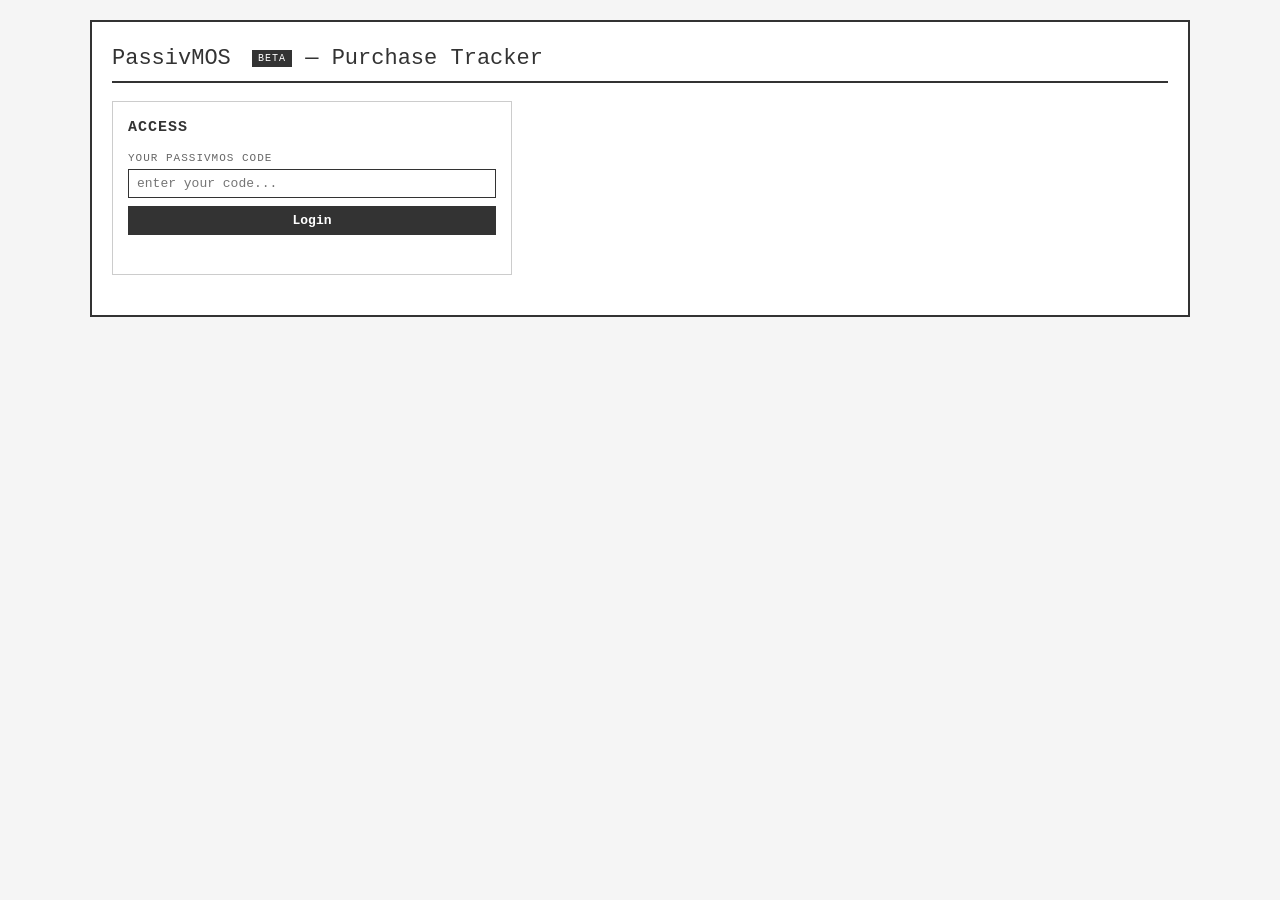
<file: passivmos2/beta/index.html>
<!DOCTYPE html>
<html lang="en">
<head>
  <meta charset="UTF-8">
  <meta name="viewport" content="width=device-width, initial-scale=1.0">
  <title>PassivMOS — Purchase Tracker (Beta)</title>
  <style>
    * { margin: 0; padding: 0; box-sizing: border-box; }

    body {
      font-family: 'Courier New', monospace;
      background: #f5f5f5;
      color: #333;
      padding: 20px;
      line-height: 1.5;
    }

    .container {
      max-width: 1100px;
      margin: 0 auto;
      background: #fff;
      border: 2px solid #333;
      padding: 20px;
    }

    h1 { font-size: 22px; font-weight: normal; border-bottom: 2px solid #333; padding-bottom: 6px; margin-bottom: 18px; }
    h2 { font-size: 15px; font-weight: bold; margin-bottom: 10px; letter-spacing: 1px; text-transform: uppercase; }

    .badge {
      display: inline-block;
      background: #333;
      color: #fff;
      font-size: 10px;
      padding: 1px 6px;
      margin-left: 8px;
      vertical-align: middle;
      letter-spacing: 1px;
    }

    .section {
      border: 1px solid #ccc;
      padding: 15px;
      margin-bottom: 20px;
    }

    input, select, button {
      font-family: 'Courier New', monospace;
      font-size: 13px;
      border: 1px solid #333;
      padding: 6px 8px;
      background: #fff;
    }

    button {
      cursor: pointer;
      background: #333;
      color: #fff;
      font-weight: bold;
      padding: 6px 14px;
    }

    button:hover { background: #555; }
    button.danger { background: #900; }
    button.danger:hover { background: #c00; }
    button.secondary { background: #fff; color: #333; }
    button.secondary:hover { background: #eee; }

    .row { display: flex; gap: 10px; align-items: flex-end; flex-wrap: wrap; margin-bottom: 10px; }
    .field { display: flex; flex-direction: column; gap: 3px; }
    .field label { font-size: 11px; color: #666; text-transform: uppercase; letter-spacing: 1px; }
    .field input, .field select { width: 100%; }

    .hidden { display: none; }

    /* Sheet table */
    .sheet-wrap { overflow-x: auto; }
    table {
      width: 100%;
      border-collapse: collapse;
      font-size: 13px;
    }
    th {
      background: #333;
      color: #fff;
      text-align: left;
      padding: 6px 8px;
      font-weight: normal;
      font-size: 11px;
      letter-spacing: 1px;
      text-transform: uppercase;
      white-space: nowrap;
    }
    td {
      padding: 5px 8px;
      border-bottom: 1px solid #eee;
      white-space: nowrap;
    }
    tr:hover td { background: #f9f9f9; }
    .num { text-align: right; }
    .mono { font-family: 'Courier New', monospace; }

    /* Summary row */
    .summary-row td {
      background: #f0f0f0;
      font-weight: bold;
      border-top: 2px solid #333;
      border-bottom: 2px solid #333;
    }

    /* Unrecorded alert */
    .alert {
      background: #fffbe6;
      border: 1px solid #e6c200;
      padding: 8px 12px;
      margin-bottom: 12px;
      font-size: 12px;
    }
    .alert strong { color: #7a5c00; }

    /* P&L color */
    .gain { color: #1a7a1a; }
    .loss { color: #900; }

    /* Token group header */
    .token-header td {
      background: #f5f5f5;
      font-weight: bold;
      font-size: 12px;
      border-top: 2px solid #bbb;
      letter-spacing: 1px;
      padding: 4px 8px;
    }

    /* Add-row (inline input row) */
    .add-row td { background: #fffff0; }
    .add-row input, .add-row select {
      width: 100%;
      border: 1px solid #ccc;
      padding: 4px 6px;
      font-size: 12px;
    }

    .flag-pill {
      display: inline-block;
      background: #e8e8e8;
      border: 1px solid #bbb;
      padding: 1px 7px;
      font-size: 11px;
      border-radius: 2px;
    }

    #status { font-size: 12px; color: #666; margin-top: 6px; min-height: 18px; }
    #login-section { max-width: 400px; }
    #login-section input { width: 100%; margin-bottom: 8px; }
    #login-section button { width: 100%; }

    .top-bar { display: flex; justify-content: space-between; align-items: center; margin-bottom: 20px; }
    .top-bar span { font-size: 12px; color: #666; }
  </style>
</head>
<body>
<div class="container">
  <h1>PassivMOS <span class="badge">BETA</span> — Purchase Tracker</h1>

  <!-- Login -->
  <div id="login-section" class="section">
    <h2>Access</h2>
    <div class="field">
      <label>Your passivmos code</label>
      <input type="password" id="code-input" placeholder="enter your code..." autocomplete="off">
    </div>
    <button onclick="doLogin()">Login</button>
    <div id="status"></div>
  </div>

  <!-- Main app -->
  <div id="app" class="hidden">
    <div class="top-bar">
      <span id="user-label"></span>
      <div style="display:flex;gap:10px;align-items:center">
        <a href="/passivmos2/" style="font-size:12px;color:#333;">← Back to CoinFolio</a>
        <button class="secondary" style="font-size:12px;padding:4px 10px" onclick="doLogout()">Logout</button>
      </div>
    </div>

    <!-- Add purchase form -->
    <div class="section">
      <h2>Add Purchase</h2>
      <div class="row">
        <div class="field" style="flex:0 0 80px">
          <label>Token</label>
          <input type="text" id="f-token" placeholder="ATOM" style="width:80px;text-transform:uppercase">
        </div>
        <div class="field" style="flex:0 0 120px">
          <label>Amount</label>
          <input type="number" id="f-amount" placeholder="10.5" min="0" step="any" style="width:120px">
        </div>
        <div class="field" style="flex:0 0 120px">
          <label>Price (USD)</label>
          <input type="number" id="f-price" placeholder="8.23" min="0" step="any" style="width:120px">
        </div>
        <div class="field" style="flex:0 0 140px">
          <label>Date</label>
          <input type="date" id="f-date" style="width:140px">
        </div>
        <div class="field" style="flex:1;min-width:200px">
          <label>Flag / Source</label>
          <select id="f-flag" style="width:100%"></select>
        </div>
        <div class="field" style="flex:0 0 auto">
          <label>&nbsp;</label>
          <button onclick="addPurchase()">+ Add</button>
        </div>
      </div>
      <div style="margin-top:6px;display:flex;gap:8px;align-items:center">
        <span style="font-size:11px;color:#666">Add custom flag:</span>
        <input type="text" id="custom-flag-input" placeholder="My DCA bot" style="width:180px">
        <button class="secondary" style="font-size:12px;padding:4px 10px" onclick="addCustomFlag()">Save flag</button>
      </div>
      <div id="add-status" style="font-size:12px;color:#666;margin-top:6px"></div>
    </div>

    <!-- Purchases sheet -->
    <div class="section">
      <h2>Purchase History</h2>
      <div id="unrecorded-alerts"></div>
      <div class="sheet-wrap">
        <table id="sheet">
          <thead>
            <tr>
              <th>Token</th>
              <th>Date</th>
              <th class="num">Amount</th>
              <th class="num">Price (USD)</th>
              <th class="num">Total Cost</th>
              <th>Flag</th>
              <th></th>
            </tr>
          </thead>
          <tbody id="sheet-body">
            <tr><td colspan="7" style="color:#999;padding:20px;text-align:center">No purchases recorded yet.</td></tr>
          </tbody>
        </table>
      </div>
    </div>

    <!-- Per-token summary -->
    <div class="section" id="summary-section" class="hidden">
      <h2>Cost Basis Summary</h2>
      <div class="sheet-wrap">
        <table id="summary-table">
          <thead>
            <tr>
              <th>Token</th>
              <th class="num">Total Bought</th>
              <th class="num">Avg Buy Price</th>
              <th class="num">Total Cost</th>
              <th class="num">Current Price</th>
              <th class="num">P&amp;L</th>
              <th class="num">Unrecorded On-chain</th>
            </tr>
          </thead>
          <tbody id="summary-body"></tbody>
        </table>
      </div>
    </div>
  </div>
</div>

<script>
// ── State ──────────────────────────────────────────────────────────────────────
let userCode = '';
let allFlags = [];
let currentPrices = {};

// ── Helpers ────────────────────────────────────────────────────────────────────
const $ = id => document.getElementById(id);
const fmt = (n, d=4) => n == null ? '—' : Number(n).toFixed(d);
const fmtUSD = n => n == null ? '—' : '$' + Number(n).toLocaleString('en-US', {minimumFractionDigits:2, maximumFractionDigits:2});
const setStatus = (el, msg, err=false) => { $(el).textContent = msg; $(el).style.color = err ? '#900' : '#666'; };

async function api(method, path, body) {
  const opts = { method, headers: {'Content-Type':'application/json'} };
  if (body) opts.body = JSON.stringify(body);
  const r = await fetch(path, opts);
  if (!r.ok) {
    const e = await r.json().catch(() => ({detail: r.statusText}));
    throw new Error(e.detail || r.statusText);
  }
  return r.json();
}

// ── Auth ───────────────────────────────────────────────────────────────────────
async function doLogin() {
  const code = $('code-input').value.trim();
  if (!code) return setStatus('status', 'Enter your code', true);
  setStatus('status', 'Logging in…');
  try {
    await api('POST', '/api/register', { code });
    userCode = code;
    $('login-section').classList.add('hidden');
    $('app').classList.remove('hidden');
    $('user-label').textContent = 'Logged in · Purchase Tracker Beta';
    await loadAll();
  } catch (e) {
    setStatus('status', e.message, true);
  }
}

async function doLogout() {
  try { await api('POST', '/api/logout'); } catch (_) {}
  userCode = '';
  $('login-section').classList.remove('hidden');
  $('app').classList.add('hidden');
  $('code-input').value = '';
}

// ── Load ───────────────────────────────────────────────────────────────────────
async function loadAll() {
  // Load current prices for P&L
  try {
    const prices = await api('GET', '/api/coinfolio/prices');
    // prices is {coingecko_id: price} — build symbol map from stats
    currentPrices = prices;
  } catch (_) {}

  // Load token->price from stats endpoint (has symbol)
  try {
    const stats = await api('GET', '/api/stats');
    if (stats && stats.tokens) {
      for (const [sym, d] of Object.entries(stats.tokens)) {
        currentPrices['sym:' + sym.toUpperCase()] = d.price;
      }
    }
  } catch (_) {}

  await loadPurchases();
}

async function loadPurchases() {
  try {
    const data = await api('GET', `/api/purchases/${encodeURIComponent(userCode)}`);
    renderFlags([...data.preset_flags, ...data.custom_flags]);
    renderSheet(data.purchases);
    renderSummary(data.summary);
    renderAlerts(data.summary);
  } catch (e) {
    setStatus('add-status', 'Error loading purchases: ' + e.message, true);
  }
}

// ── Render ─────────────────────────────────────────────────────────────────────
function renderFlags(flags) {
  allFlags = flags;
  const sel = $('f-flag');
  const prev = sel.value;
  sel.innerHTML = flags.map(f => `<option value="${esc(f)}">${esc(f)}</option>`).join('');
  if (prev && flags.includes(prev)) sel.value = prev;
}

function renderSheet(purchases) {
  const tbody = $('sheet-body');
  if (!purchases.length) {
    tbody.innerHTML = '<tr><td colspan="7" style="color:#999;padding:20px;text-align:center">No purchases yet. Add one above.</td></tr>';
    return;
  }

  // Group by token
  const byToken = {};
  for (const p of purchases) {
    if (!byToken[p.token]) byToken[p.token] = [];
    byToken[p.token].push(p);
  }

  let html = '';
  for (const [tok, rows] of Object.entries(byToken).sort()) {
    // Token group header
    html += `<tr class="token-header"><td colspan="7">${esc(tok)}</td></tr>`;
    for (const p of rows.sort((a,b) => a.date.localeCompare(b.date))) {
      const total = p.amount * p.price_usd;
      html += `<tr>
        <td>${esc(p.token)}</td>
        <td>${esc(p.date)}</td>
        <td class="num">${fmt(p.amount, 6)}</td>
        <td class="num">${fmtUSD(p.price_usd)}</td>
        <td class="num">${fmtUSD(total)}</td>
        <td><span class="flag-pill">${esc(p.flag)}</span></td>
        <td><button class="danger" style="font-size:11px;padding:2px 8px"
          onclick="deletePurchase('${p.id}')">×</button></td>
      </tr>`;
    }
  }
  tbody.innerHTML = html;
}

function renderSummary(summary) {
  const tbody = $('summary-body');
  const entries = Object.entries(summary);
  if (!entries.length) {
    tbody.innerHTML = '<tr><td colspan="7" style="color:#999;padding:12px">No data</td></tr>';
    return;
  }

  let html = '';
  for (const [tok, s] of entries.sort()) {
    const currentPrice = currentPrices['sym:' + tok] || 0;
    let plHtml = '—';
    if (currentPrice > 0 && s.avg_price_usd > 0) {
      const pl = ((currentPrice - s.avg_price_usd) / s.avg_price_usd) * 100;
      const cls = pl >= 0 ? 'gain' : 'loss';
      plHtml = `<span class="${cls}">${pl >= 0 ? '+' : ''}${pl.toFixed(1)}%</span>`;
    }
    const unrecHtml = s.unrecorded > 0
      ? `<span style="color:#c80">⚠ ${fmt(s.unrecorded, 4)}</span>`
      : '<span style="color:#999">—</span>';

    html += `<tr>
      <td><strong>${esc(tok)}</strong></td>
      <td class="num">${fmt(s.total_amount, 4)}</td>
      <td class="num">${fmtUSD(s.avg_price_usd)}</td>
      <td class="num">${fmtUSD(s.total_cost_usd)}</td>
      <td class="num">${currentPrice > 0 ? fmtUSD(currentPrice) : '—'}</td>
      <td class="num">${plHtml}</td>
      <td class="num">${unrecHtml}</td>
    </tr>`;
  }
  tbody.innerHTML = html;
  $('summary-section').classList.remove('hidden');
}

function renderAlerts(summary) {
  const box = $('unrecorded-alerts');
  const alerts = Object.entries(summary)
    .filter(([,s]) => s.unrecorded > 0)
    .sort(([a],[b]) => a.localeCompare(b));

  if (!alerts.length) { box.innerHTML = ''; return; }

  box.innerHTML = alerts.map(([tok, s]) =>
    `<div class="alert">
      <strong>⚠ ${esc(tok)}:</strong>
      ${fmt(s.unrecorded, 4)} tokens on-chain not in your purchase history.
      <a href="#" style="color:#7a5c00" onclick="prefillToken('${esc(tok)}');return false">Add purchase ↓</a>
    </div>`
  ).join('');
}

// ── Actions ────────────────────────────────────────────────────────────────────
async function addPurchase() {
  const token = $('f-token').value.trim().toUpperCase();
  const amount = parseFloat($('f-amount').value);
  const price = parseFloat($('f-price').value);
  const date = $('f-date').value;
  const flag = $('f-flag').value;

  if (!token) return setStatus('add-status', 'Token required', true);
  if (!amount || amount <= 0) return setStatus('add-status', 'Amount must be > 0', true);
  if (!price || price <= 0) return setStatus('add-status', 'Price must be > 0', true);
  if (!date) return setStatus('add-status', 'Date required', true);

  setStatus('add-status', 'Saving…');
  try {
    await api('POST', `/api/purchases/${encodeURIComponent(userCode)}`, {
      code: userCode, token, amount, price_usd: price, date, flag
    });
    $('f-token').value = '';
    $('f-amount').value = '';
    $('f-price').value = '';
    setStatus('add-status', 'Saved!');
    await loadPurchases();
  } catch (e) {
    setStatus('add-status', e.message, true);
  }
}

async function deletePurchase(id) {
  if (!confirm('Delete this purchase?')) return;
  try {
    await api('DELETE', `/api/purchases/${encodeURIComponent(userCode)}/${id}`);
    await loadPurchases();
  } catch (e) {
    alert('Error: ' + e.message);
  }
}

async function addCustomFlag() {
  const flag = $('custom-flag-input').value.trim();
  if (!flag) return;
  try {
    await api('POST', `/api/purchases/${encodeURIComponent(userCode)}/flags`, {
      code: userCode, flag
    });
    $('custom-flag-input').value = '';
    await loadPurchases();
  } catch (e) {
    alert('Error: ' + e.message);
  }
}

function prefillToken(tok) {
  $('f-token').value = tok;
  $('f-token').focus();
  $('f-token').scrollIntoView({ behavior: 'smooth', block: 'center' });
}

function esc(s) {
  return String(s ?? '')
    .replace(/&/g,'&amp;').replace(/</g,'&lt;').replace(/>/g,'&gt;')
    .replace(/"/g,'&quot;');
}

// Set today as default date
document.addEventListener('DOMContentLoaded', () => {
  $('f-date').value = new Date().toISOString().slice(0, 10);

  // Login on Enter
  $('code-input').addEventListener('keydown', e => {
    if (e.key === 'Enter') doLogin();
  });
});
</script>
</body>
</html>
</file>
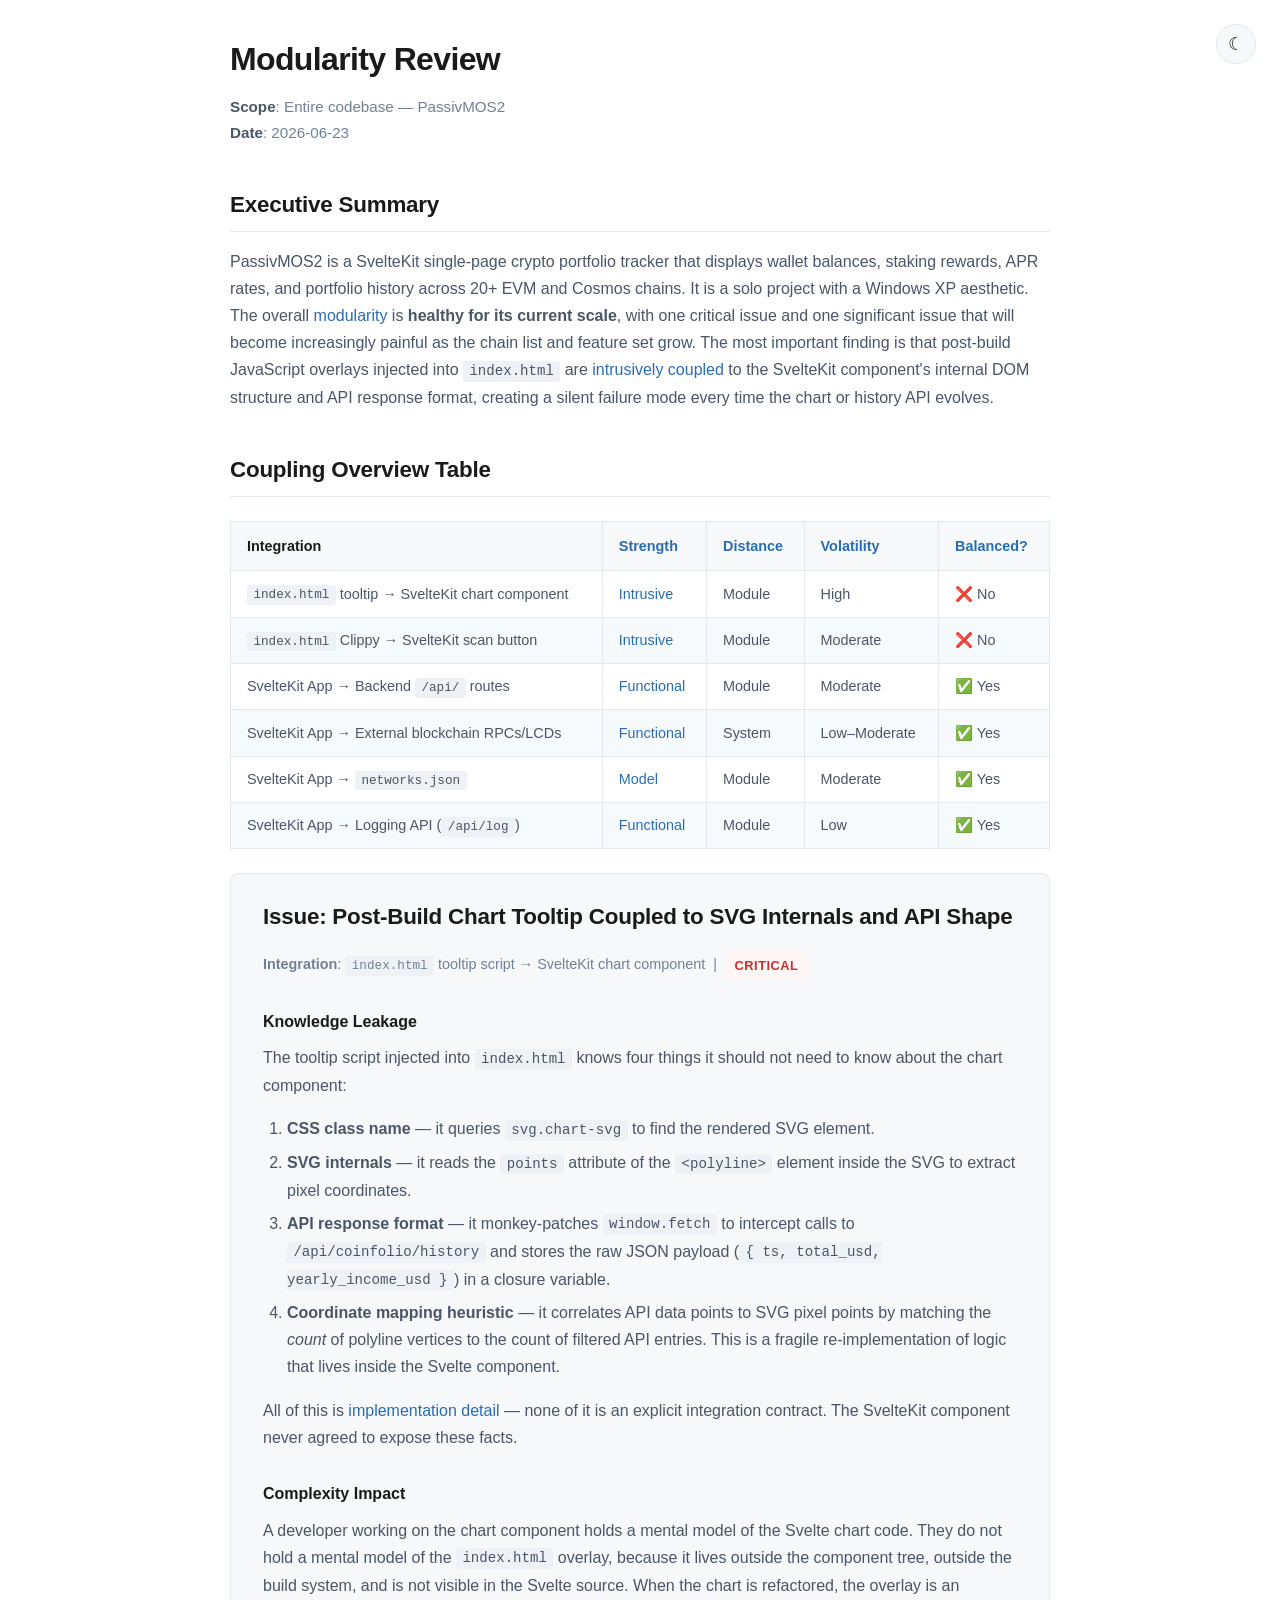
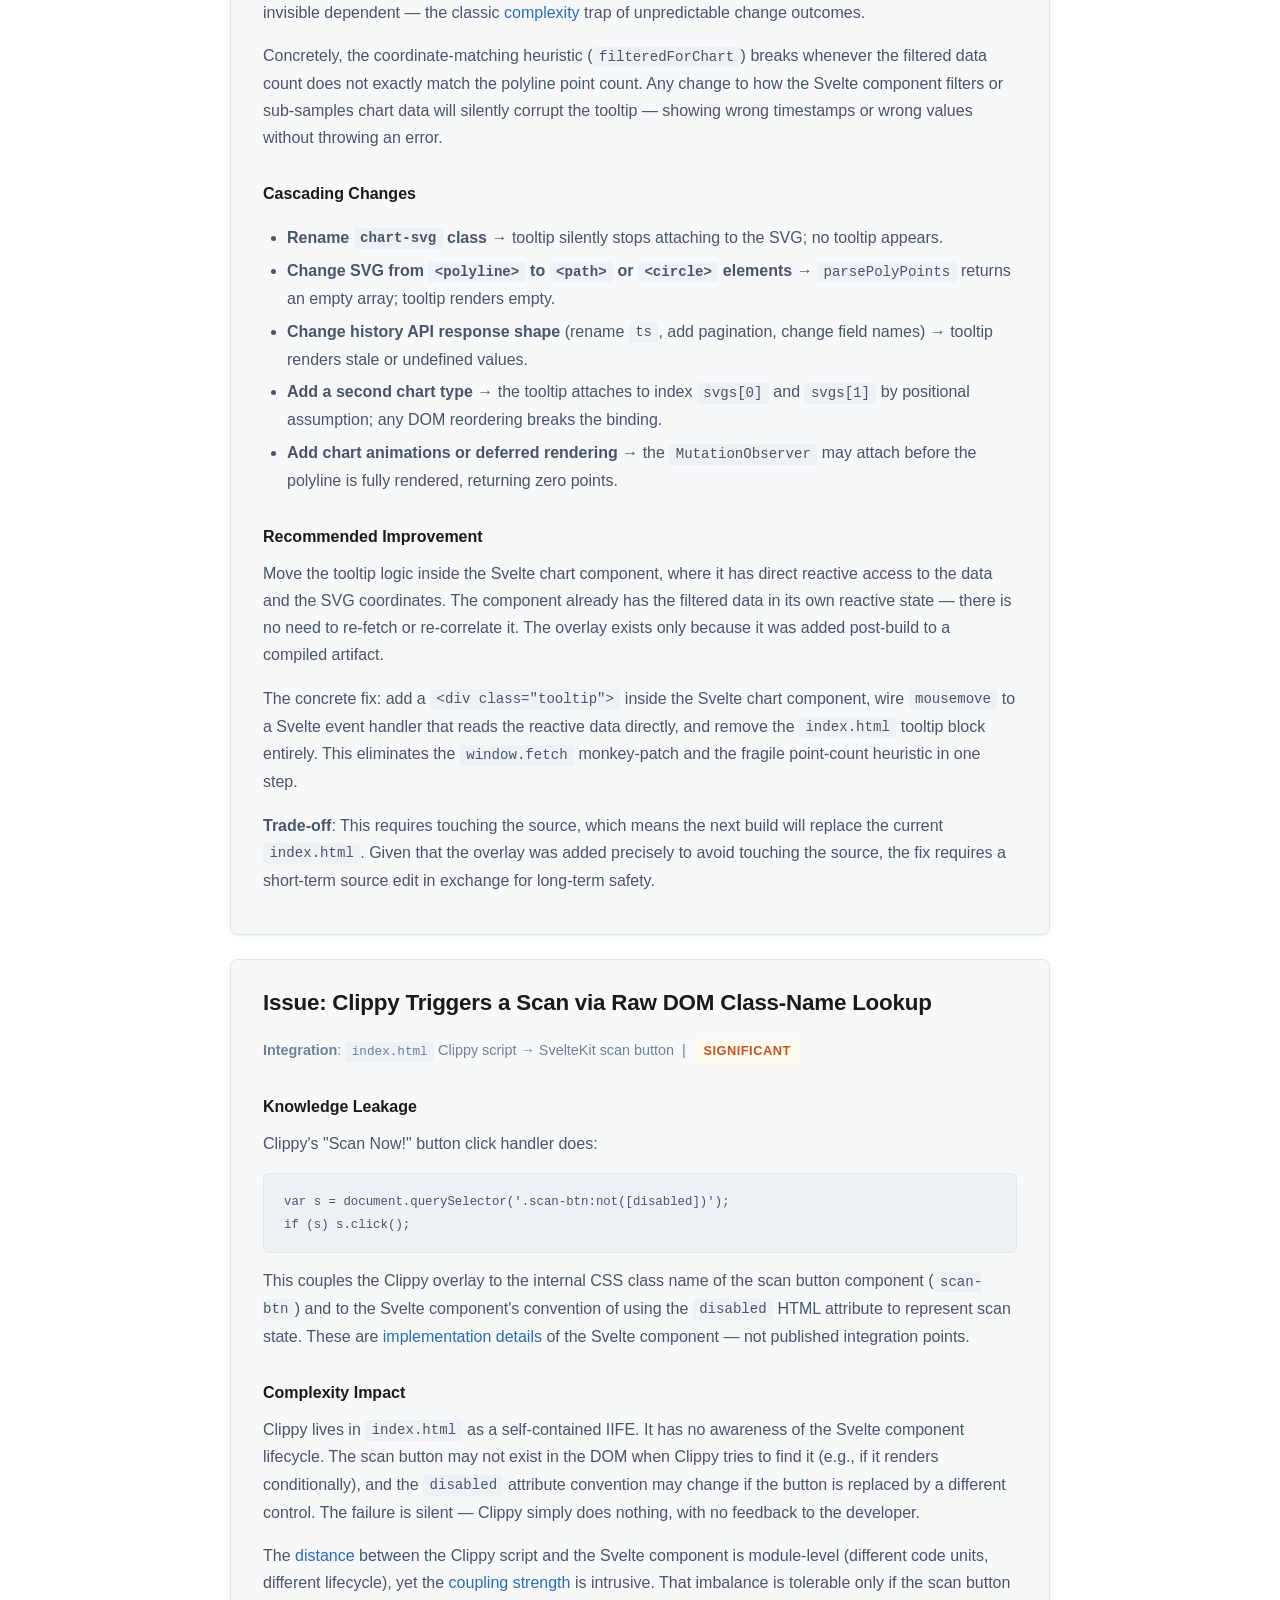
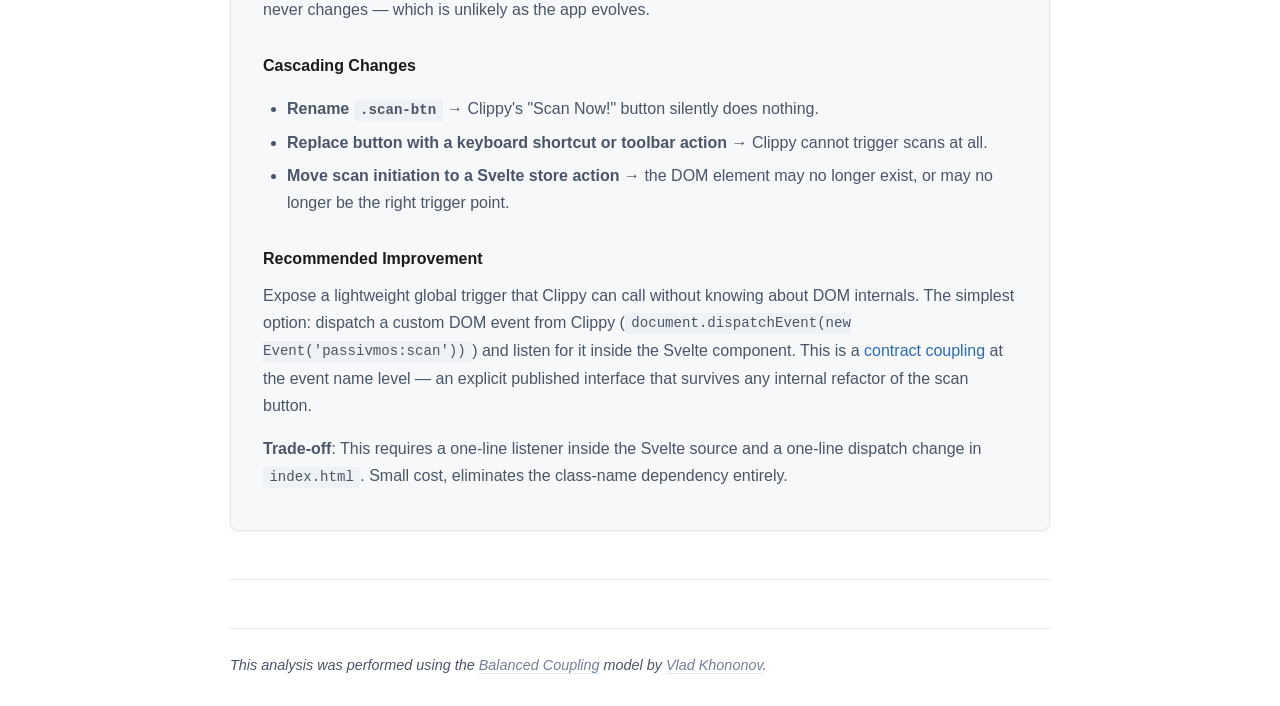
<file: passivmos2/docs/modularity-review/2026-06-23/modularity-review.html>
<!DOCTYPE html>
<html lang="en">
<head>
<meta charset="UTF-8">
<meta name="viewport" content="width=device-width, initial-scale=1.0">
<title>Modularity Review</title>
<style>
  :root {
    --font-sans: -apple-system, BlinkMacSystemFont, 'Segoe UI', Helvetica, Arial, sans-serif;
    --font-mono: 'SF Mono', 'Fira Code', 'Fira Mono', Menlo, Consolas, monospace;
    --max-width: 820px;
  }

  :root[data-theme="light"] {
    --bg: #ffffff;
    --bg-secondary: #f6f8fa;
    --bg-tertiary: #eef1f5;
    --text: #1a1a1a;
    --text-secondary: #4a5568;
    --text-muted: #718096;
    --border: #e2e8f0;
    --accent: #2b6cb0;
    --accent-light: #ebf4ff;
    --severity-critical: #c53030;
    --severity-critical-bg: #fff5f5;
    --severity-significant: #c05621;
    --severity-significant-bg: #fffaf0;
    --severity-minor: #2b6cb0;
    --severity-minor-bg: #ebf8ff;
    --table-stripe: #f7fafc;
    --link: #2b6cb0;
    --link-hover: #1a4971;
    --shadow: rgba(0, 0, 0, 0.06);
  }

  :root[data-theme="dark"] {
    --bg: #1a1a1a;
    --bg-secondary: #242424;
    --bg-tertiary: #2e2e2e;
    --text: #e2e2e2;
    --text-secondary: #a0a0a0;
    --text-muted: #717171;
    --border: #333333;
    --accent: #b0b0b0;
    --accent-light: #2a2a2a;
    --severity-critical: #fc8181;
    --severity-critical-bg: #2d1b1b;
    --severity-significant: #f6ad55;
    --severity-significant-bg: #2d2415;
    --severity-minor: #a0a0a0;
    --severity-minor-bg: #282828;
    --table-stripe: #222222;
    --link: #e0c97f;
    --link-hover: #f0dca0;
    --shadow: rgba(0, 0, 0, 0.2);
  }

  *, *::before, *::after {
    box-sizing: border-box;
  }

  body {
    font-family: var(--font-sans);
    background: var(--bg);
    color: var(--text);
    line-height: 1.7;
    margin: 0;
    padding: 2rem 1.5rem;
    transition: background 0.3s ease, color 0.3s ease;
  }

  .container {
    max-width: var(--max-width);
    margin: 0 auto;
  }

  .theme-toggle {
    position: fixed;
    top: 1.5rem;
    right: 1.5rem;
    background: var(--bg-secondary);
    border: 1px solid var(--border);
    border-radius: 50%;
    width: 40px;
    height: 40px;
    cursor: pointer;
    display: flex;
    align-items: center;
    justify-content: center;
    font-size: 1.1rem;
    color: var(--text);
    transition: background 0.2s ease, border-color 0.2s ease, color 0.2s ease;
    z-index: 100;
  }

  .theme-toggle:hover {
    background: var(--bg-tertiary);
  }

  h1 {
    font-size: 2rem;
    font-weight: 700;
    letter-spacing: -0.02em;
    margin: 0 0 0.5rem 0;
    color: var(--text);
  }

  h2 {
    font-size: 1.4rem;
    font-weight: 600;
    letter-spacing: -0.01em;
    margin: 2.5rem 0 1rem 0;
    padding-bottom: 0.4rem;
    border-bottom: 1px solid var(--border);
    color: var(--text);
  }

  h3 {
    font-size: 1.1rem;
    font-weight: 600;
    margin: 1.8rem 0 0.6rem 0;
    color: var(--text);
  }

  p {
    margin: 0 0 1rem 0;
    color: var(--text-secondary);
  }

  a {
    color: var(--link);
    text-decoration: none;
    border-bottom: 1px solid transparent;
    transition: border-color 0.2s ease;
  }

  a:hover {
    color: var(--link-hover);
    border-bottom-color: var(--link-hover);
  }

  .meta {
    color: var(--text-muted);
    font-size: 0.95rem;
    margin-bottom: 2.5rem;
  }

  .meta strong {
    color: var(--text-secondary);
  }

  table {
    width: 100%;
    border-collapse: collapse;
    margin: 1.5rem 0;
    font-size: 0.9rem;
  }

  th {
    background: var(--bg-secondary);
    font-weight: 600;
    text-align: left;
    padding: 0.75rem 1rem;
    border: 1px solid var(--border);
    color: var(--text);
  }

  td {
    padding: 0.65rem 1rem;
    border: 1px solid var(--border);
    color: var(--text-secondary);
  }

  tr:nth-child(even) td {
    background: var(--table-stripe);
  }

  .severity {
    display: inline-block;
    font-size: 0.8rem;
    font-weight: 600;
    padding: 0.15rem 0.6rem;
    border-radius: 4px;
    text-transform: uppercase;
    letter-spacing: 0.04em;
  }

  .severity-critical {
    color: var(--severity-critical);
    background: var(--severity-critical-bg);
  }

  .severity-significant {
    color: var(--severity-significant);
    background: var(--severity-significant-bg);
  }

  .severity-minor {
    color: var(--severity-minor);
    background: var(--severity-minor-bg);
  }

  .issue {
    background: var(--bg-secondary);
    border: 1px solid var(--border);
    border-radius: 8px;
    padding: 1.5rem 2rem;
    margin: 1.5rem 0;
    box-shadow: 0 1px 3px var(--shadow);
  }

  .issue h2 {
    margin-top: 0;
    border-bottom: none;
    padding-bottom: 0;
  }

  .issue h3 {
    font-size: 1rem;
  }

  .issue-meta {
    font-size: 0.9rem;
    color: var(--text-muted);
    margin-bottom: 1rem;
  }

  ul, ol {
    padding-left: 1.5rem;
    color: var(--text-secondary);
  }

  li {
    margin-bottom: 0.35rem;
  }

  code {
    font-family: var(--font-mono);
    font-size: 0.88em;
    background: var(--bg-tertiary);
    padding: 0.15rem 0.4rem;
    border-radius: 3px;
  }

  pre {
    background: var(--bg-tertiary);
    border: 1px solid var(--border);
    border-radius: 6px;
    padding: 1rem 1.25rem;
    overflow-x: auto;
    font-family: var(--font-mono);
    font-size: 0.88em;
    line-height: 1.6;
    color: var(--text-secondary);
  }

  pre code {
    background: none;
    padding: 0;
  }

  hr {
    border: none;
    border-top: 1px solid var(--border);
    margin: 3rem 0 1.5rem 0;
  }

  .footer {
    margin-top: 3rem;
    padding-top: 1.5rem;
    border-top: 1px solid var(--border);
    font-size: 0.9rem;
    color: var(--text-muted);
    font-style: italic;
  }

  .footer a {
    color: var(--text-muted);
    border-bottom-color: var(--border);
  }

  .footer a:hover {
    color: var(--link);
  }

  @media print {
    .theme-toggle { display: none; }
    body { padding: 0; }
    .issue { break-inside: avoid; }
  }
</style>
</head>
<body>
<button class="theme-toggle" onclick="toggleTheme()" aria-label="Toggle theme">
  <span id="theme-icon"></span>
</button>

<div class="container">
  <h1>Modularity Review</h1>

  <div class="meta">
    <strong>Scope</strong>: Entire codebase — PassivMOS2<br>
    <strong>Date</strong>: 2026-06-23
  </div>

  <h2>Executive Summary</h2>

  <p>
    PassivMOS2 is a SvelteKit single-page crypto portfolio tracker that displays wallet balances, staking rewards, APR rates, and portfolio history across 20+ EVM and Cosmos chains. It is a solo project with a Windows XP aesthetic. The overall <a href="https://coupling.dev/posts/core-concepts/modularity/">modularity</a> is <strong>healthy for its current scale</strong>, with one critical issue and one significant issue that will become increasingly painful as the chain list and feature set grow. The most important finding is that post-build JavaScript overlays injected into <code>index.html</code> are <a href="https://coupling.dev/posts/dimensions-of-coupling/integration-strength/">intrusively coupled</a> to the SvelteKit component's internal DOM structure and API response format, creating a silent failure mode every time the chart or history API evolves.
  </p>

  <h2>Coupling Overview Table</h2>

  <table>
    <thead>
      <tr>
        <th>Integration</th>
        <th><a href="https://coupling.dev/posts/dimensions-of-coupling/integration-strength/">Strength</a></th>
        <th><a href="https://coupling.dev/posts/dimensions-of-coupling/distance/">Distance</a></th>
        <th><a href="https://coupling.dev/posts/dimensions-of-coupling/volatility/">Volatility</a></th>
        <th><a href="https://coupling.dev/posts/core-concepts/balance/">Balanced?</a></th>
      </tr>
    </thead>
    <tbody>
      <tr>
        <td><code>index.html</code> tooltip → SvelteKit chart component</td>
        <td><a href="https://coupling.dev/posts/dimensions-of-coupling/integration-strength/">Intrusive</a></td>
        <td>Module</td>
        <td>High</td>
        <td>❌ No</td>
      </tr>
      <tr>
        <td><code>index.html</code> Clippy → SvelteKit scan button</td>
        <td><a href="https://coupling.dev/posts/dimensions-of-coupling/integration-strength/">Intrusive</a></td>
        <td>Module</td>
        <td>Moderate</td>
        <td>❌ No</td>
      </tr>
      <tr>
        <td>SvelteKit App → Backend <code>/api/</code> routes</td>
        <td><a href="https://coupling.dev/posts/dimensions-of-coupling/integration-strength/">Functional</a></td>
        <td>Module</td>
        <td>Moderate</td>
        <td>✅ Yes</td>
      </tr>
      <tr>
        <td>SvelteKit App → External blockchain RPCs/LCDs</td>
        <td><a href="https://coupling.dev/posts/dimensions-of-coupling/integration-strength/">Functional</a></td>
        <td>System</td>
        <td>Low–Moderate</td>
        <td>✅ Yes</td>
      </tr>
      <tr>
        <td>SvelteKit App → <code>networks.json</code></td>
        <td><a href="https://coupling.dev/posts/dimensions-of-coupling/integration-strength/">Model</a></td>
        <td>Module</td>
        <td>Moderate</td>
        <td>✅ Yes</td>
      </tr>
      <tr>
        <td>SvelteKit App → Logging API (<code>/api/log</code>)</td>
        <td><a href="https://coupling.dev/posts/dimensions-of-coupling/integration-strength/">Functional</a></td>
        <td>Module</td>
        <td>Low</td>
        <td>✅ Yes</td>
      </tr>
    </tbody>
  </table>

  <div class="issue">
    <h2>Issue: Post-Build Chart Tooltip Coupled to SVG Internals and API Shape</h2>
    <p class="issue-meta">
      <strong>Integration</strong>: <code>index.html</code> tooltip script → SvelteKit chart component &nbsp;|&nbsp;
      <span class="severity severity-critical">Critical</span>
    </p>

    <h3>Knowledge Leakage</h3>
    <p>
      The tooltip script injected into <code>index.html</code> knows four things it should not need to know about the chart component:
    </p>
    <ol>
      <li><strong>CSS class name</strong> — it queries <code>svg.chart-svg</code> to find the rendered SVG element.</li>
      <li><strong>SVG internals</strong> — it reads the <code>points</code> attribute of the <code>&lt;polyline&gt;</code> element inside the SVG to extract pixel coordinates.</li>
      <li><strong>API response format</strong> — it monkey-patches <code>window.fetch</code> to intercept calls to <code>/api/coinfolio/history</code> and stores the raw JSON payload (<code>{ ts, total_usd, yearly_income_usd }</code>) in a closure variable.</li>
      <li><strong>Coordinate mapping heuristic</strong> — it correlates API data points to SVG pixel points by matching the <em>count</em> of polyline vertices to the count of filtered API entries. This is a fragile re-implementation of logic that lives inside the Svelte component.</li>
    </ol>
    <p>
      All of this is <a href="https://coupling.dev/posts/dimensions-of-coupling/integration-strength/">implementation detail</a> — none of it is an explicit integration contract. The SvelteKit component never agreed to expose these facts.
    </p>

    <h3>Complexity Impact</h3>
    <p>
      A developer working on the chart component holds a mental model of the Svelte chart code. They do not hold a mental model of the <code>index.html</code> overlay, because it lives outside the component tree, outside the build system, and is not visible in the Svelte source. When the chart is refactored, the overlay is an invisible dependent — the classic <a href="https://coupling.dev/posts/core-concepts/complexity/">complexity</a> trap of unpredictable change outcomes.
    </p>
    <p>
      Concretely, the coordinate-matching heuristic (<code>filteredForChart</code>) breaks whenever the filtered data count does not exactly match the polyline point count. Any change to how the Svelte component filters or sub-samples chart data will silently corrupt the tooltip — showing wrong timestamps or wrong values without throwing an error.
    </p>

    <h3>Cascading Changes</h3>
    <ul>
      <li><strong>Rename <code>chart-svg</code> class</strong> → tooltip silently stops attaching to the SVG; no tooltip appears.</li>
      <li><strong>Change SVG from <code>&lt;polyline&gt;</code> to <code>&lt;path&gt;</code> or <code>&lt;circle&gt;</code> elements</strong> → <code>parsePolyPoints</code> returns an empty array; tooltip renders empty.</li>
      <li><strong>Change history API response shape</strong> (rename <code>ts</code>, add pagination, change field names) → tooltip renders stale or undefined values.</li>
      <li><strong>Add a second chart type</strong> → the tooltip attaches to index <code>svgs[0]</code> and <code>svgs[1]</code> by positional assumption; any DOM reordering breaks the binding.</li>
      <li><strong>Add chart animations or deferred rendering</strong> → the <code>MutationObserver</code> may attach before the polyline is fully rendered, returning zero points.</li>
    </ul>

    <h3>Recommended Improvement</h3>
    <p>
      Move the tooltip logic inside the Svelte chart component, where it has direct reactive access to the data and the SVG coordinates. The component already has the filtered data in its own reactive state — there is no need to re-fetch or re-correlate it. The overlay exists only because it was added post-build to a compiled artifact.
    </p>
    <p>
      The concrete fix: add a <code>&lt;div class="tooltip"&gt;</code> inside the Svelte chart component, wire <code>mousemove</code> to a Svelte event handler that reads the reactive data directly, and remove the <code>index.html</code> tooltip block entirely. This eliminates the <code>window.fetch</code> monkey-patch and the fragile point-count heuristic in one step.
    </p>
    <p>
      <strong>Trade-off</strong>: This requires touching the source, which means the next build will replace the current <code>index.html</code>. Given that the overlay was added precisely to avoid touching the source, the fix requires a short-term source edit in exchange for long-term safety.
    </p>
  </div>

  <div class="issue">
    <h2>Issue: Clippy Triggers a Scan via Raw DOM Class-Name Lookup</h2>
    <p class="issue-meta">
      <strong>Integration</strong>: <code>index.html</code> Clippy script → SvelteKit scan button &nbsp;|&nbsp;
      <span class="severity severity-significant">Significant</span>
    </p>

    <h3>Knowledge Leakage</h3>
    <p>
      Clippy's "Scan Now!" button click handler does:
    </p>
    <pre><code>var s = document.querySelector('.scan-btn:not([disabled])');
if (s) s.click();</code></pre>
    <p>
      This couples the Clippy overlay to the internal CSS class name of the scan button component (<code>scan-btn</code>) and to the Svelte component's convention of using the <code>disabled</code> HTML attribute to represent scan state. These are <a href="https://coupling.dev/posts/dimensions-of-coupling/integration-strength/">implementation details</a> of the Svelte component — not published integration points.
    </p>

    <h3>Complexity Impact</h3>
    <p>
      Clippy lives in <code>index.html</code> as a self-contained IIFE. It has no awareness of the Svelte component lifecycle. The scan button may not exist in the DOM when Clippy tries to find it (e.g., if it renders conditionally), and the <code>disabled</code> attribute convention may change if the button is replaced by a different control. The failure is silent — Clippy simply does nothing, with no feedback to the developer.
    </p>
    <p>
      The <a href="https://coupling.dev/posts/dimensions-of-coupling/distance/">distance</a> between the Clippy script and the Svelte component is module-level (different code units, different lifecycle), yet the <a href="https://coupling.dev/posts/dimensions-of-coupling/integration-strength/">coupling strength</a> is intrusive. That imbalance is tolerable only if the scan button never changes — which is unlikely as the app evolves.
    </p>

    <h3>Cascading Changes</h3>
    <ul>
      <li><strong>Rename <code>.scan-btn</code></strong> → Clippy's "Scan Now!" button silently does nothing.</li>
      <li><strong>Replace button with a keyboard shortcut or toolbar action</strong> → Clippy cannot trigger scans at all.</li>
      <li><strong>Move scan initiation to a Svelte store action</strong> → the DOM element may no longer exist, or may no longer be the right trigger point.</li>
    </ul>

    <h3>Recommended Improvement</h3>
    <p>
      Expose a lightweight global trigger that Clippy can call without knowing about DOM internals. The simplest option: dispatch a custom DOM event from Clippy (<code>document.dispatchEvent(new Event('passivmos:scan'))</code>) and listen for it inside the Svelte component. This is a <a href="https://coupling.dev/posts/dimensions-of-coupling/integration-strength/">contract coupling</a> at the event name level — an explicit published interface that survives any internal refactor of the scan button.
    </p>
    <p>
      <strong>Trade-off</strong>: This requires a one-line listener inside the Svelte source and a one-line dispatch change in <code>index.html</code>. Small cost, eliminates the class-name dependency entirely.
    </p>
  </div>

  <hr>

  <div class="footer">
    <p>This analysis was performed using the <a href="https://coupling.dev">Balanced Coupling</a> model by <a href="https://vladikk.com">Vlad Khononov</a>.</p>
  </div>
</div>

<script>
  function getDefaultTheme() {
    const hour = new Date().getHours();
    return (hour >= 7 && hour < 19) ? 'light' : 'dark';
  }

  function setTheme(theme) {
    document.documentElement.setAttribute('data-theme', theme);
    localStorage.setItem('modularity-review-theme', theme);
    document.getElementById('theme-icon').textContent = theme === 'light' ? '☾' : '☀';
  }

  function toggleTheme() {
    const current = document.documentElement.getAttribute('data-theme');
    setTheme(current === 'light' ? 'dark' : 'light');
  }

  const saved = localStorage.getItem('modularity-review-theme');
  setTheme(saved || getDefaultTheme());
</script>
</body>
</html>
</file>
